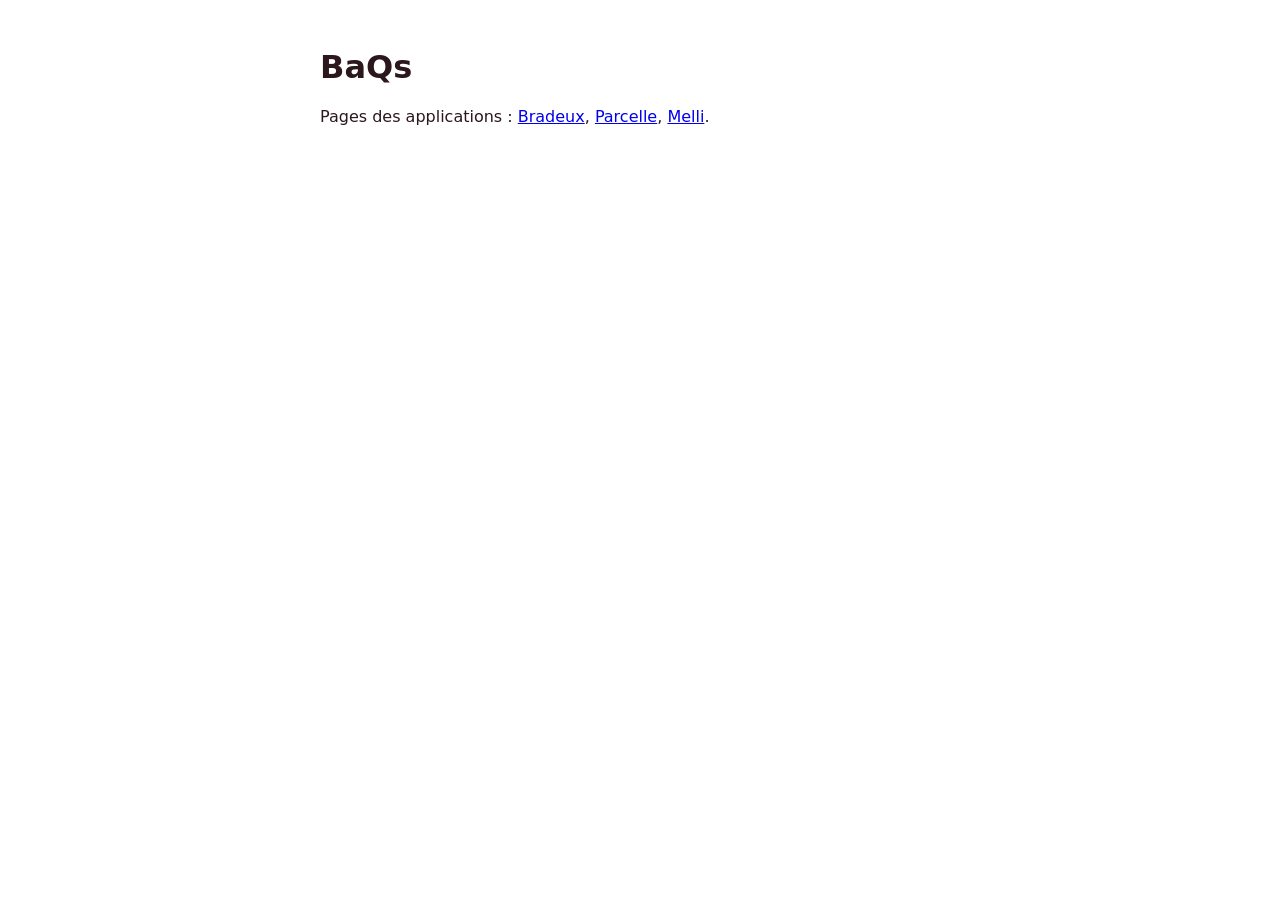
<file: index.html>
<!doctype html><html lang="fr"><head><meta charset="utf-8"><meta name="viewport" content="width=device-width, initial-scale=1"><title>BaQs</title></head>
<body style="font-family: -apple-system, system-ui, sans-serif; max-width: 640px; margin: 48px auto; padding: 0 16px; color: #2B171C"><h1>BaQs</h1><p>Pages des applications : <a href="/bradeux-site/">Bradeux</a>, <a href="/parcelle-confidentialite/">Parcelle</a>, <a href="/melli/">Melli</a>.</p></body></html>
</file>
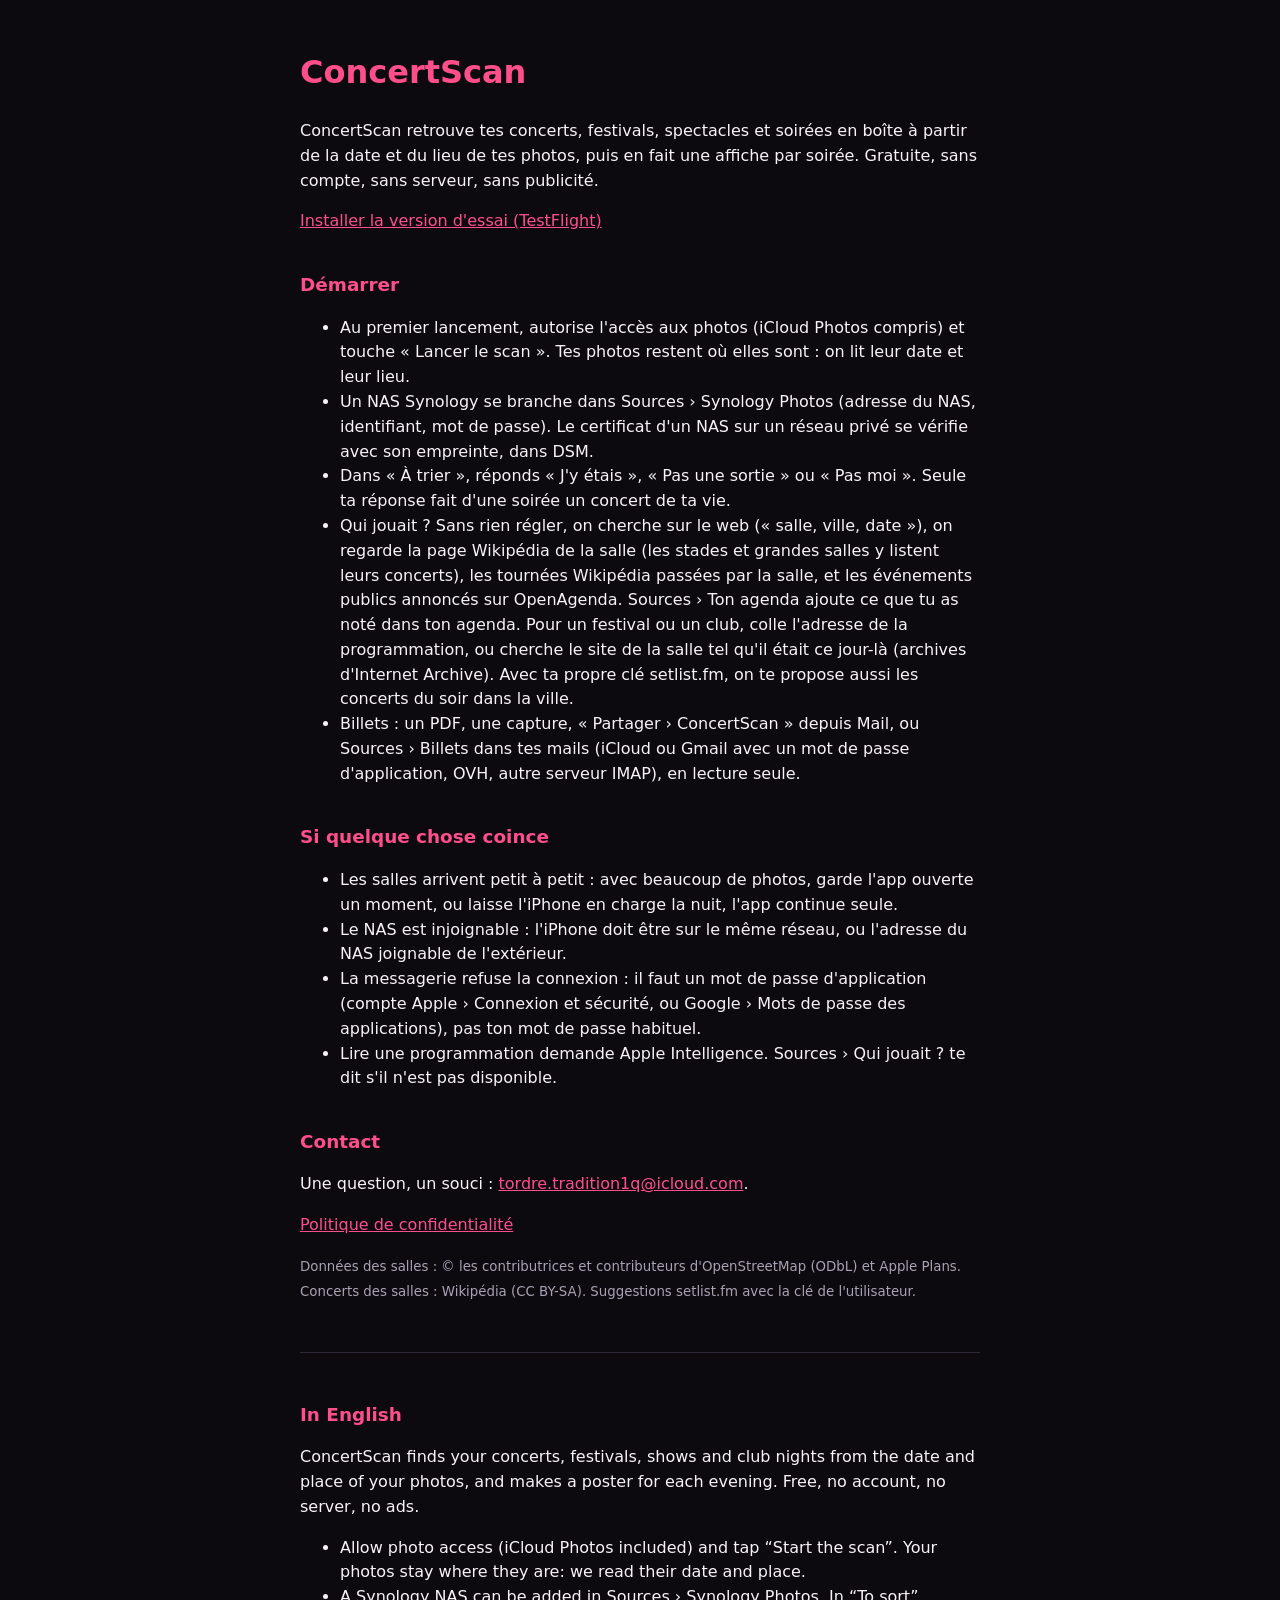
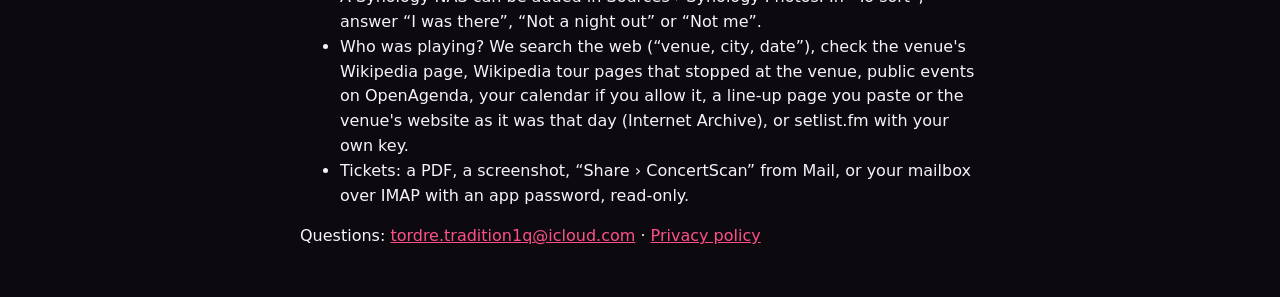
<file: concertscan/index.html>
<!doctype html><html lang="fr"><head><meta charset="utf-8"><meta name="viewport" content="width=device-width, initial-scale=1"><title>ConcertScan · Assistance</title>
<style>body{font-family:-apple-system,system-ui,sans-serif;max-width:680px;margin:48px auto;padding:0 16px;color:#F7F3F8;background:#0C0A0F;line-height:1.55}h1,h2{color:#FF4F8B}h2{font-size:1.15em;margin-top:2em}small,.doux{color:#A9A2B4}a{color:#FF4F8B}hr{border:0;border-top:1px solid #2E2836;margin:3em 0}</style></head>
<body>
<h1>ConcertScan</h1>
<p>ConcertScan retrouve tes concerts, festivals, spectacles et soirées en boîte à partir de la date et du lieu de tes photos, puis en fait une affiche par soirée. Gratuite, sans compte, sans serveur, sans publicité.</p>
<p><a href="https://testflight.apple.com/join/mh6DG9R8">Installer la version d'essai (TestFlight)</a></p>

<h2>Démarrer</h2>
<ul>
<li>Au premier lancement, autorise l'accès aux photos (iCloud Photos compris) et touche « Lancer le scan ». Tes photos restent où elles sont : on lit leur date et leur lieu.</li>
<li>Un NAS Synology se branche dans Sources › Synology Photos (adresse du NAS, identifiant, mot de passe). Le certificat d'un NAS sur un réseau privé se vérifie avec son empreinte, dans DSM.</li>
<li>Dans « À trier », réponds « J'y étais », « Pas une sortie » ou « Pas moi ». Seule ta réponse fait d'une soirée un concert de ta vie.</li>
<li>Qui jouait ? Sans rien régler, on cherche sur le web (« salle, ville, date »), on regarde la page Wikipédia de la salle (les stades et grandes salles y listent leurs concerts), les tournées Wikipédia passées par la salle, et les événements publics annoncés sur OpenAgenda. Sources › Ton agenda ajoute ce que tu as noté dans ton agenda. Pour un festival ou un club, colle l'adresse de la programmation, ou cherche le site de la salle tel qu'il était ce jour-là (archives d'Internet Archive). Avec ta propre clé setlist.fm, on te propose aussi les concerts du soir dans la ville.</li>
<li>Billets : un PDF, une capture, « Partager › ConcertScan » depuis Mail, ou Sources › Billets dans tes mails (iCloud ou Gmail avec un mot de passe d'application, OVH, autre serveur IMAP), en lecture seule.</li>
</ul>

<h2>Si quelque chose coince</h2>
<ul>
<li>Les salles arrivent petit à petit : avec beaucoup de photos, garde l'app ouverte un moment, ou laisse l'iPhone en charge la nuit, l'app continue seule.</li>
<li>Le NAS est injoignable : l'iPhone doit être sur le même réseau, ou l'adresse du NAS joignable de l'extérieur.</li>
<li>La messagerie refuse la connexion : il faut un mot de passe d'application (compte Apple › Connexion et sécurité, ou Google › Mots de passe des applications), pas ton mot de passe habituel.</li>
<li>Lire une programmation demande Apple Intelligence. Sources › Qui jouait ? te dit s'il n'est pas disponible.</li>
</ul>

<h2>Contact</h2>
<p>Une question, un souci : <a href="mailto:tordre.tradition1q@icloud.com">tordre.tradition1q@icloud.com</a>.</p>
<p><a href="confidentialite/">Politique de confidentialité</a></p>
<p class="doux"><small>Données des salles : © les contributrices et contributeurs d'OpenStreetMap (ODbL) et Apple Plans. Concerts des salles : Wikipédia (CC BY-SA). Suggestions setlist.fm avec la clé de l'utilisateur.</small></p>

<hr>
<h2 lang="en">In English</h2>
<div lang="en">
<p>ConcertScan finds your concerts, festivals, shows and club nights from the date and place of your photos, and makes a poster for each evening. Free, no account, no server, no ads.</p>
<ul>
<li>Allow photo access (iCloud Photos included) and tap “Start the scan”. Your photos stay where they are: we read their date and place.</li>
<li>A Synology NAS can be added in Sources › Synology Photos. In “To sort”, answer “I was there”, “Not a night out” or “Not me”.</li>
<li>Who was playing? We search the web (“venue, city, date”), check the venue's Wikipedia page, Wikipedia tour pages that stopped at the venue, public events on OpenAgenda, your calendar if you allow it, a line-up page you paste or the venue's website as it was that day (Internet Archive), or setlist.fm with your own key.</li>
<li>Tickets: a PDF, a screenshot, “Share › ConcertScan” from Mail, or your mailbox over IMAP with an app password, read-only.</li>
</ul>
<p>Questions: <a href="mailto:tordre.tradition1q@icloud.com">tordre.tradition1q@icloud.com</a> · <a href="confidentialite/#en">Privacy policy</a></p>
</div>
</body></html>
</file>
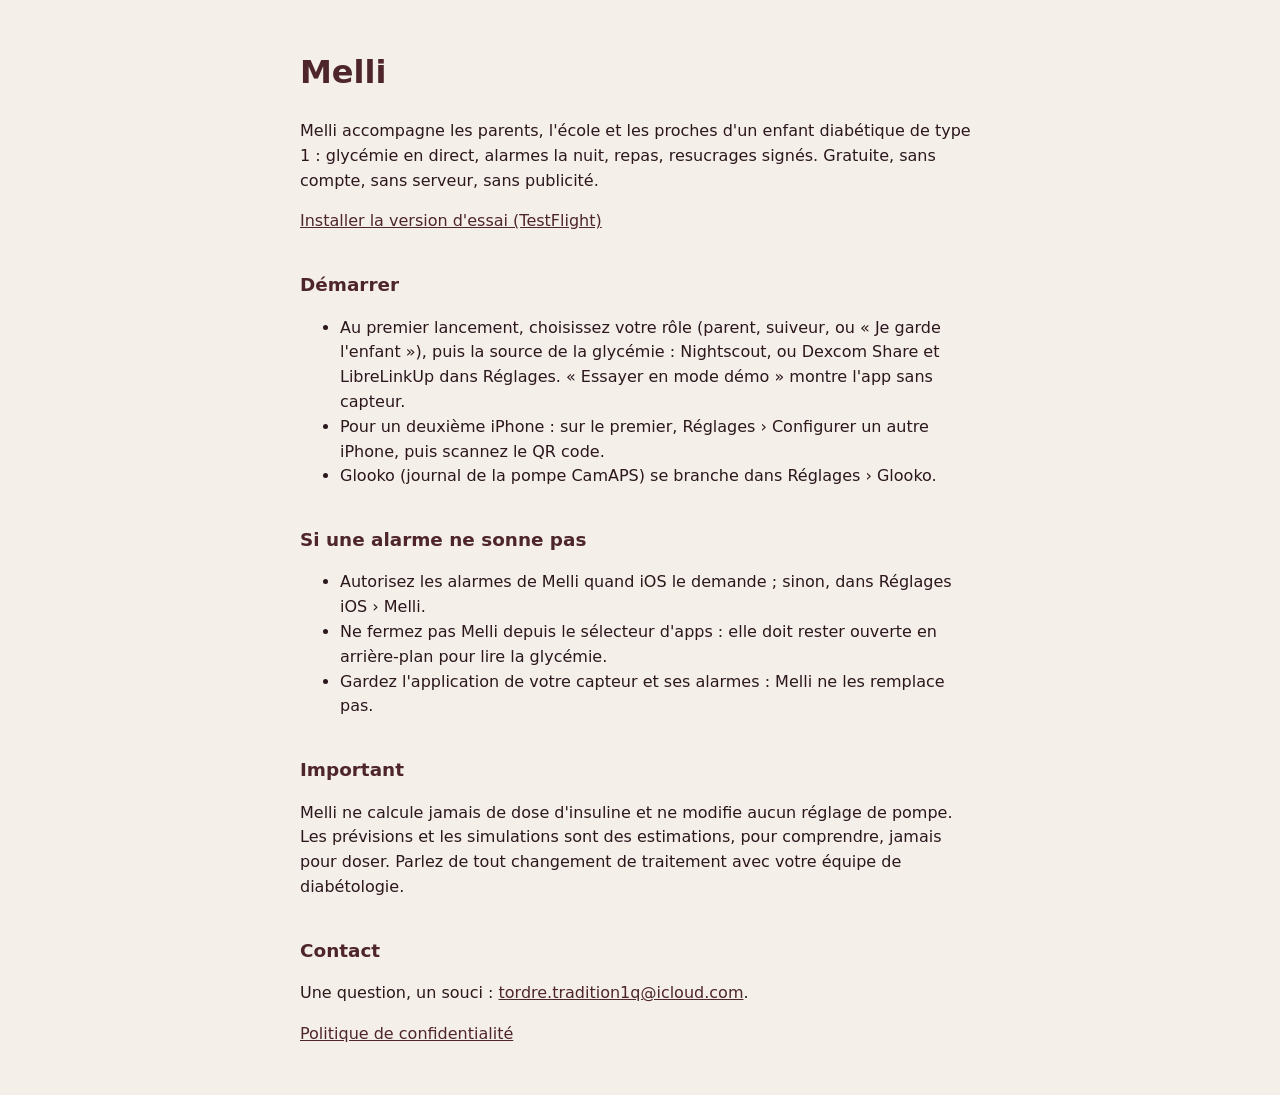
<file: melli/index.html>
<!doctype html><html lang="fr"><head><meta charset="utf-8"><meta name="viewport" content="width=device-width, initial-scale=1"><title>Melli · Assistance</title>
<style>body{font-family:-apple-system,system-ui,sans-serif;max-width:680px;margin:48px auto;padding:0 16px;color:#2B171C;background:#F5EFEA;line-height:1.55}h1,h2{color:#4E252B}h2{font-size:1.15em;margin-top:2em}small{color:#7A6468}a{color:#4E252B}</style></head>
<body>
<h1>Melli</h1>
<p>Melli accompagne les parents, l'école et les proches d'un enfant diabétique de type 1 : glycémie en direct, alarmes la nuit, repas, resucrages signés. Gratuite, sans compte, sans serveur, sans publicité.</p>
<p><a href="https://testflight.apple.com/join/7vzMnSq2">Installer la version d'essai (TestFlight)</a></p>

<h2>Démarrer</h2>
<ul>
<li>Au premier lancement, choisissez votre rôle (parent, suiveur, ou « Je garde l'enfant »), puis la source de la glycémie : Nightscout, ou Dexcom Share et LibreLinkUp dans Réglages. « Essayer en mode démo » montre l'app sans capteur.</li>
<li>Pour un deuxième iPhone : sur le premier, Réglages › Configurer un autre iPhone, puis scannez le QR code.</li>
<li>Glooko (journal de la pompe CamAPS) se branche dans Réglages › Glooko.</li>
</ul>

<h2>Si une alarme ne sonne pas</h2>
<ul>
<li>Autorisez les alarmes de Melli quand iOS le demande ; sinon, dans Réglages iOS › Melli.</li>
<li>Ne fermez pas Melli depuis le sélecteur d'apps : elle doit rester ouverte en arrière-plan pour lire la glycémie.</li>
<li>Gardez l'application de votre capteur et ses alarmes : Melli ne les remplace pas.</li>
</ul>

<h2>Important</h2>
<p>Melli ne calcule jamais de dose d'insuline et ne modifie aucun réglage de pompe. Les prévisions et les simulations sont des estimations, pour comprendre, jamais pour doser. Parlez de tout changement de traitement avec votre équipe de diabétologie.</p>

<h2>Contact</h2>
<p>Une question, un souci : <a href="mailto:tordre.tradition1q@icloud.com">tordre.tradition1q@icloud.com</a>.</p>
<p><a href="confidentialite/">Politique de confidentialité</a></p>
</body></html>
</file>
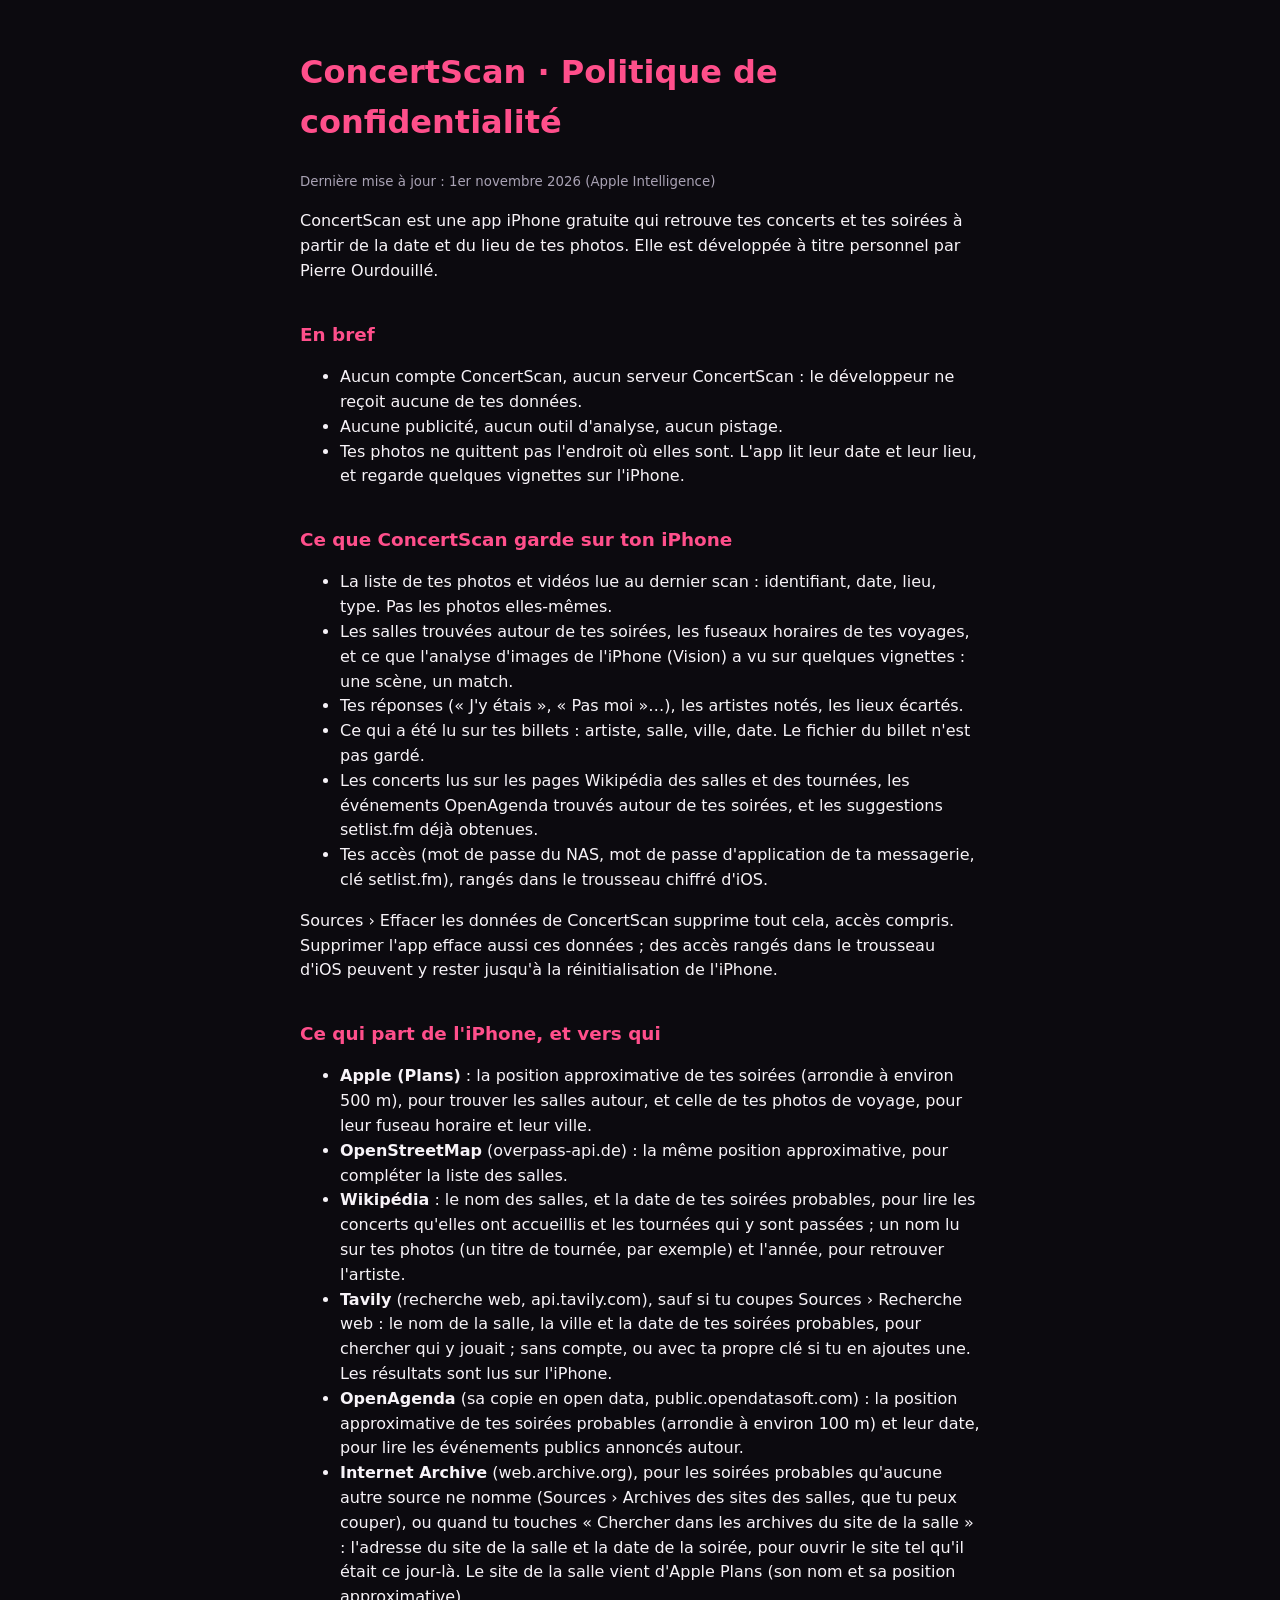
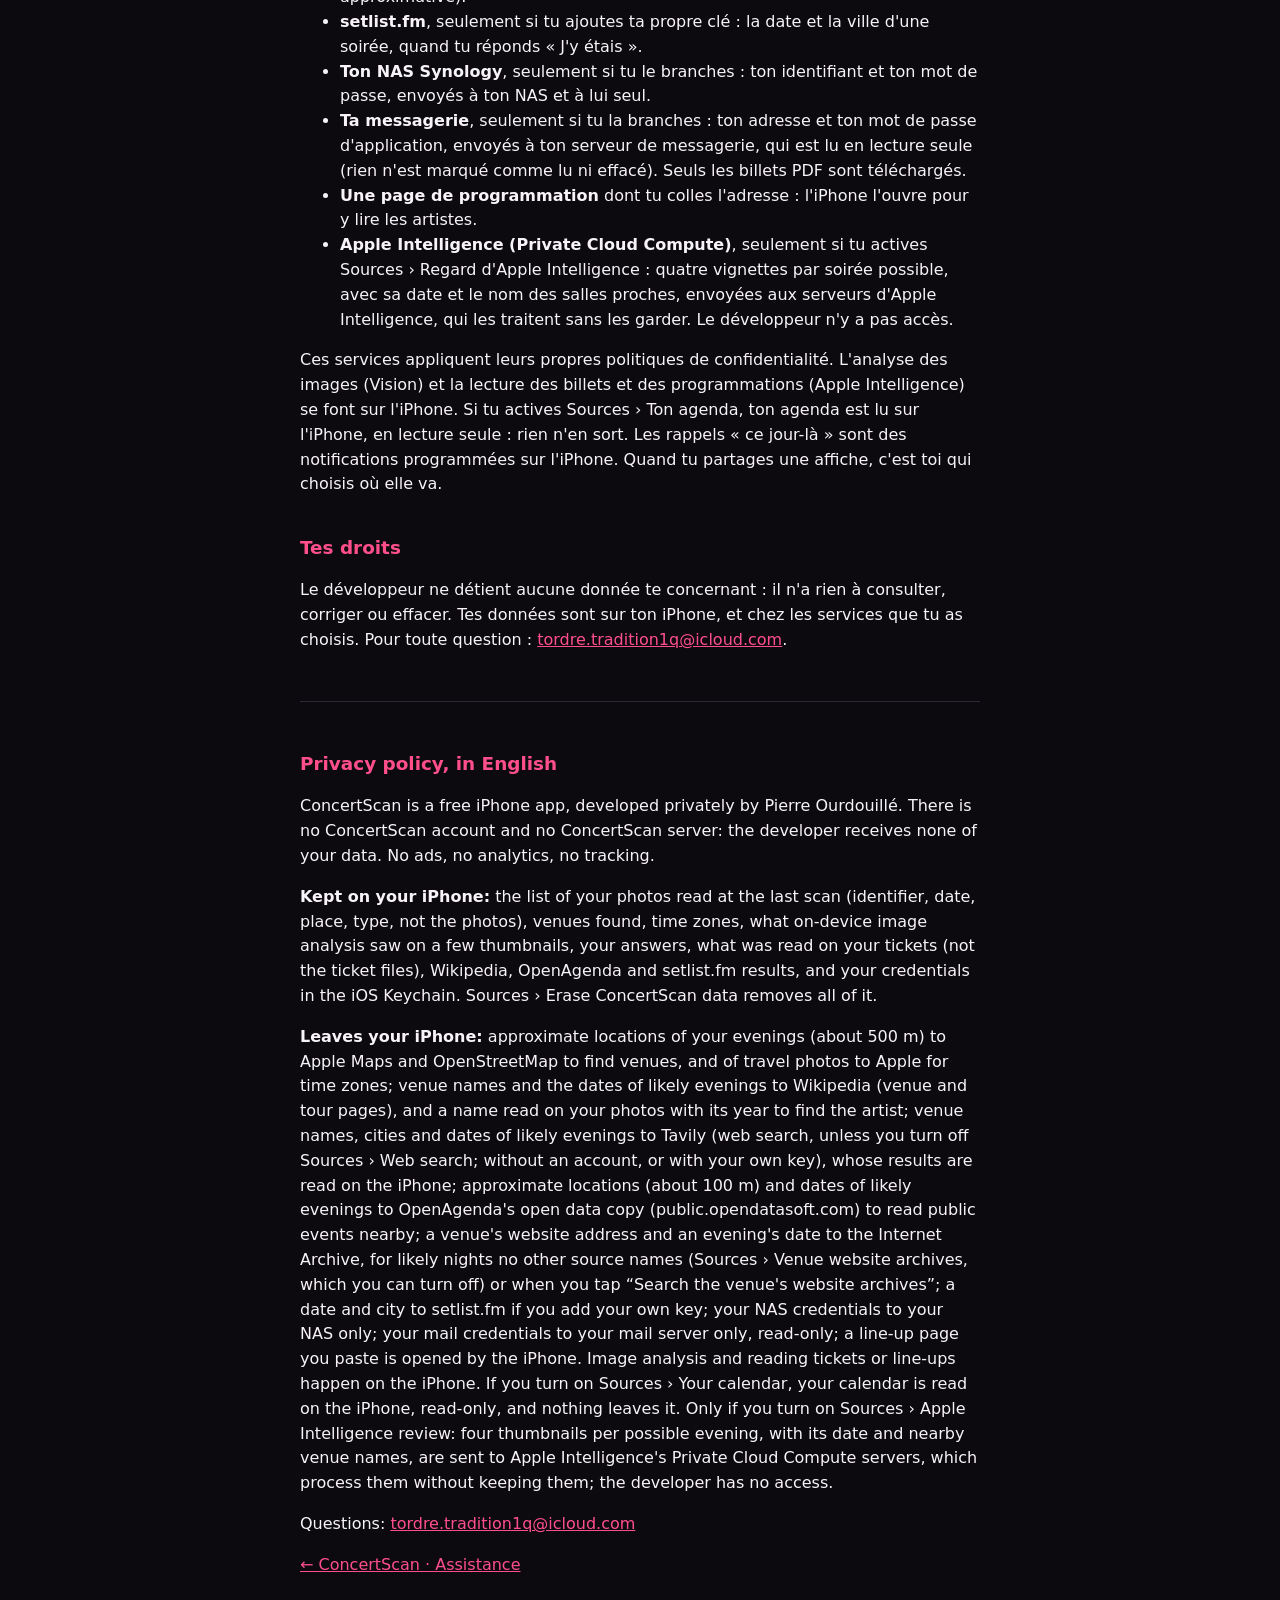
<file: concertscan/confidentialite/index.html>
<!doctype html><html lang="fr"><head><meta charset="utf-8"><meta name="viewport" content="width=device-width, initial-scale=1"><title>ConcertScan · Confidentialité</title>
<style>body{font-family:-apple-system,system-ui,sans-serif;max-width:680px;margin:48px auto;padding:0 16px;color:#F7F3F8;background:#0C0A0F;line-height:1.55}h1,h2{color:#FF4F8B}h2{font-size:1.15em;margin-top:2em}small{color:#A9A2B4}a{color:#FF4F8B}hr{border:0;border-top:1px solid #2E2836;margin:3em 0}</style></head>
<body>
<h1>ConcertScan · Politique de confidentialité</h1>
<p><small>Dernière mise à jour : 1er novembre 2026 (Apple Intelligence)</small></p>

<p>ConcertScan est une app iPhone gratuite qui retrouve tes concerts et tes soirées à partir de la date et du lieu de tes photos. Elle est développée à titre personnel par Pierre Ourdouillé.</p>

<h2>En bref</h2>
<ul>
<li>Aucun compte ConcertScan, aucun serveur ConcertScan : le développeur ne reçoit aucune de tes données.</li>
<li>Aucune publicité, aucun outil d'analyse, aucun pistage.</li>
<li>Tes photos ne quittent pas l'endroit où elles sont. L'app lit leur date et leur lieu, et regarde quelques vignettes sur l'iPhone.</li>
</ul>

<h2>Ce que ConcertScan garde sur ton iPhone</h2>
<ul>
<li>La liste de tes photos et vidéos lue au dernier scan : identifiant, date, lieu, type. Pas les photos elles-mêmes.</li>
<li>Les salles trouvées autour de tes soirées, les fuseaux horaires de tes voyages, et ce que l'analyse d'images de l'iPhone (Vision) a vu sur quelques vignettes : une scène, un match.</li>
<li>Tes réponses (« J'y étais », « Pas moi »…), les artistes notés, les lieux écartés.</li>
<li>Ce qui a été lu sur tes billets : artiste, salle, ville, date. Le fichier du billet n'est pas gardé.</li>
<li>Les concerts lus sur les pages Wikipédia des salles et des tournées, les événements OpenAgenda trouvés autour de tes soirées, et les suggestions setlist.fm déjà obtenues.</li>
<li>Tes accès (mot de passe du NAS, mot de passe d'application de ta messagerie, clé setlist.fm), rangés dans le trousseau chiffré d'iOS.</li>
</ul>
<p>Sources › Effacer les données de ConcertScan supprime tout cela, accès compris. Supprimer l'app efface aussi ces données ; des accès rangés dans le trousseau d'iOS peuvent y rester jusqu'à la réinitialisation de l'iPhone.</p>

<h2>Ce qui part de l'iPhone, et vers qui</h2>
<ul>
<li><b>Apple (Plans)</b> : la position approximative de tes soirées (arrondie à environ 500 m), pour trouver les salles autour, et celle de tes photos de voyage, pour leur fuseau horaire et leur ville.</li>
<li><b>OpenStreetMap</b> (overpass-api.de) : la même position approximative, pour compléter la liste des salles.</li>
<li><b>Wikipédia</b> : le nom des salles, et la date de tes soirées probables, pour lire les concerts qu'elles ont accueillis et les tournées qui y sont passées ; un nom lu sur tes photos (un titre de tournée, par exemple) et l'année, pour retrouver l'artiste.</li>
<li><b>Tavily</b> (recherche web, api.tavily.com), sauf si tu coupes Sources › Recherche web : le nom de la salle, la ville et la date de tes soirées probables, pour chercher qui y jouait ; sans compte, ou avec ta propre clé si tu en ajoutes une. Les résultats sont lus sur l'iPhone.</li>
<li><b>OpenAgenda</b> (sa copie en open data, public.opendatasoft.com) : la position approximative de tes soirées probables (arrondie à environ 100 m) et leur date, pour lire les événements publics annoncés autour.</li>
<li><b>Internet Archive</b> (web.archive.org), pour les soirées probables qu'aucune autre source ne nomme (Sources › Archives des sites des salles, que tu peux couper), ou quand tu touches « Chercher dans les archives du site de la salle » : l'adresse du site de la salle et la date de la soirée, pour ouvrir le site tel qu'il était ce jour-là. Le site de la salle vient d'Apple Plans (son nom et sa position approximative).</li>
<li><b>setlist.fm</b>, seulement si tu ajoutes ta propre clé : la date et la ville d'une soirée, quand tu réponds « J'y étais ».</li>
<li><b>Ton NAS Synology</b>, seulement si tu le branches : ton identifiant et ton mot de passe, envoyés à ton NAS et à lui seul.</li>
<li><b>Ta messagerie</b>, seulement si tu la branches : ton adresse et ton mot de passe d'application, envoyés à ton serveur de messagerie, qui est lu en lecture seule (rien n'est marqué comme lu ni effacé). Seuls les billets PDF sont téléchargés.</li>
<li><b>Une page de programmation</b> dont tu colles l'adresse : l'iPhone l'ouvre pour y lire les artistes.</li>
<li><b>Apple Intelligence (Private Cloud Compute)</b>, seulement si tu actives Sources › Regard d'Apple Intelligence : quatre vignettes par soirée possible, avec sa date et le nom des salles proches, envoyées aux serveurs d'Apple Intelligence, qui les traitent sans les garder. Le développeur n'y a pas accès.</li>
</ul>
<p>Ces services appliquent leurs propres politiques de confidentialité. L'analyse des images (Vision) et la lecture des billets et des programmations (Apple Intelligence) se font sur l'iPhone. Si tu actives Sources › Ton agenda, ton agenda est lu sur l'iPhone, en lecture seule : rien n'en sort. Les rappels « ce jour-là » sont des notifications programmées sur l'iPhone. Quand tu partages une affiche, c'est toi qui choisis où elle va.</p>

<h2>Tes droits</h2>
<p>Le développeur ne détient aucune donnée te concernant : il n'a rien à consulter, corriger ou effacer. Tes données sont sur ton iPhone, et chez les services que tu as choisis. Pour toute question : <a href="mailto:tordre.tradition1q@icloud.com">tordre.tradition1q@icloud.com</a>.</p>

<hr>
<div id="en" lang="en">
<h2>Privacy policy, in English</h2>
<p>ConcertScan is a free iPhone app, developed privately by Pierre Ourdouillé. There is no ConcertScan account and no ConcertScan server: the developer receives none of your data. No ads, no analytics, no tracking.</p>
<p><b>Kept on your iPhone:</b> the list of your photos read at the last scan (identifier, date, place, type, not the photos), venues found, time zones, what on-device image analysis saw on a few thumbnails, your answers, what was read on your tickets (not the ticket files), Wikipedia, OpenAgenda and setlist.fm results, and your credentials in the iOS Keychain. Sources › Erase ConcertScan data removes all of it.</p>
<p><b>Leaves your iPhone:</b> approximate locations of your evenings (about 500 m) to Apple Maps and OpenStreetMap to find venues, and of travel photos to Apple for time zones; venue names and the dates of likely evenings to Wikipedia (venue and tour pages), and a name read on your photos with its year to find the artist; venue names, cities and dates of likely evenings to Tavily (web search, unless you turn off Sources › Web search; without an account, or with your own key), whose results are read on the iPhone; approximate locations (about 100 m) and dates of likely evenings to OpenAgenda's open data copy (public.opendatasoft.com) to read public events nearby; a venue's website address and an evening's date to the Internet Archive, for likely nights no other source names (Sources › Venue website archives, which you can turn off) or when you tap “Search the venue's website archives”; a date and city to setlist.fm if you add your own key; your NAS credentials to your NAS only; your mail credentials to your mail server only, read-only; a line-up page you paste is opened by the iPhone. Image analysis and reading tickets or line-ups happen on the iPhone. If you turn on Sources › Your calendar, your calendar is read on the iPhone, read-only, and nothing leaves it. Only if you turn on Sources › Apple Intelligence review: four thumbnails per possible evening, with its date and nearby venue names, are sent to Apple Intelligence's Private Cloud Compute servers, which process them without keeping them; the developer has no access.</p>
<p>Questions: <a href="mailto:tordre.tradition1q@icloud.com">tordre.tradition1q@icloud.com</a></p>
</div>

<p><a href="../">← ConcertScan · Assistance</a></p>
</body></html>
</file>
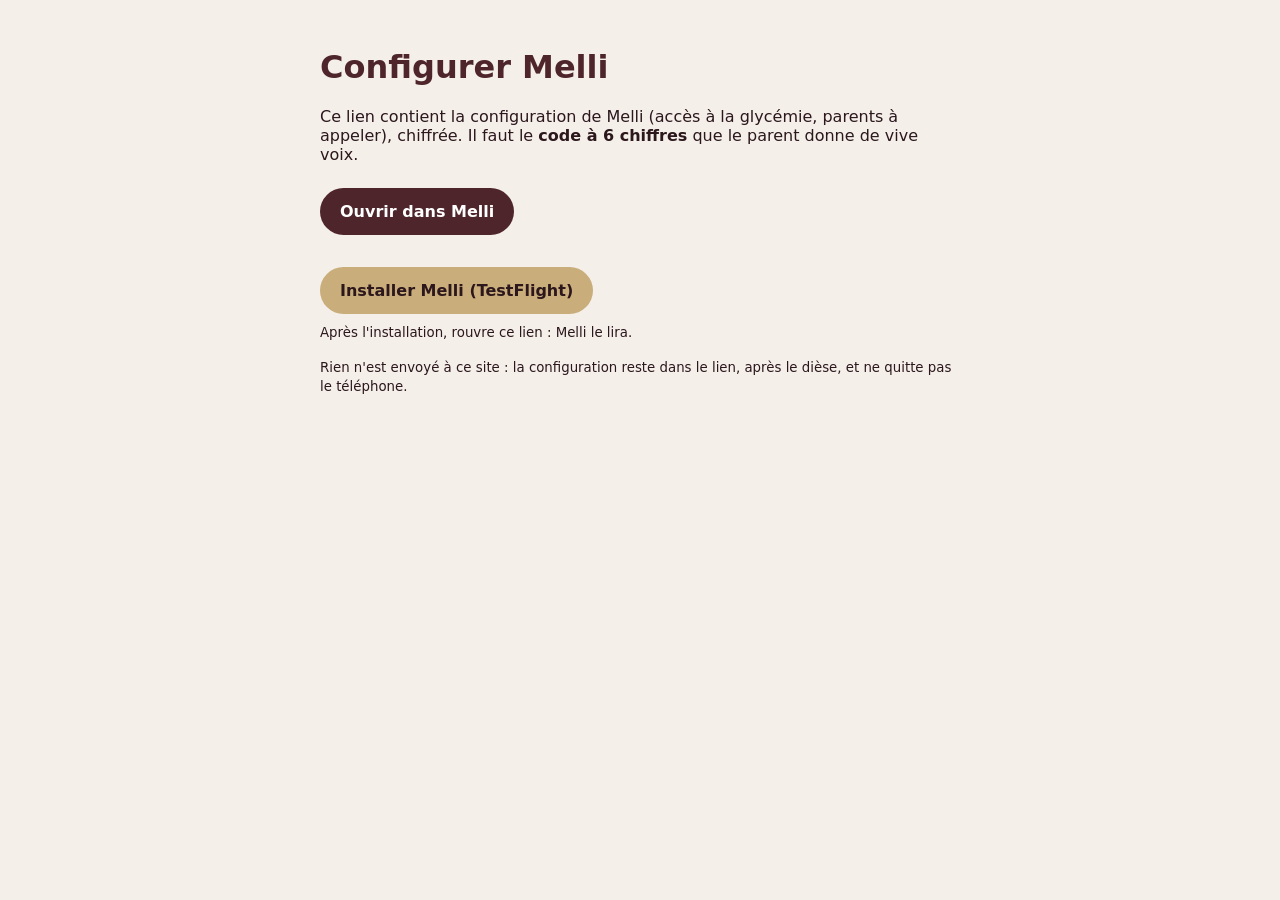
<file: melli/c/index.html>
<!doctype html><html lang="fr"><head><meta charset="utf-8"><meta name="viewport" content="width=device-width, initial-scale=1"><title>Configurer Melli</title>
<style>body{font-family:-apple-system,system-ui,sans-serif;max-width:640px;margin:48px auto;padding:0 16px;color:#2B171C;background:#F5EFEA}a.b{display:inline-block;margin:8px 0;padding:14px 20px;border-radius:27px;background:#4E252B;color:#fff;text-decoration:none;font-weight:600}</style></head>
<body>
<h1 style="color:#4E252B">Configurer Melli</h1>
<p>Ce lien contient la configuration de Melli (accès à la glycémie, parents à appeler), chiffrée. Il faut le <b>code à 6 chiffres</b> que le parent donne de vive voix.</p>
<p id="ok" hidden>Si Melli est installée, elle devrait s'ouvrir toute seule. Sinon :</p>
<p><a class="b" id="open" href="#">Ouvrir dans Melli</a></p>
<p><a class="b" href="https://testflight.apple.com/join/7vzMnSq2" style="background:#C9AD7B;color:#2B171C">Installer Melli (TestFlight)</a><br><small>Après l'installation, rouvre ce lien : Melli le lira.</small></p>
<p><small>Rien n'est envoyé à ce site : la configuration reste dans le lien, après le dièse, et ne quitte pas le téléphone.</small></p>
<script>
var h=location.hash.slice(1);
if(h){document.getElementById('ok').hidden=false;document.getElementById('open').href='melli://config#'+h;}
else{document.getElementById('open').hidden=true;}
</script>
</body></html>
</file>
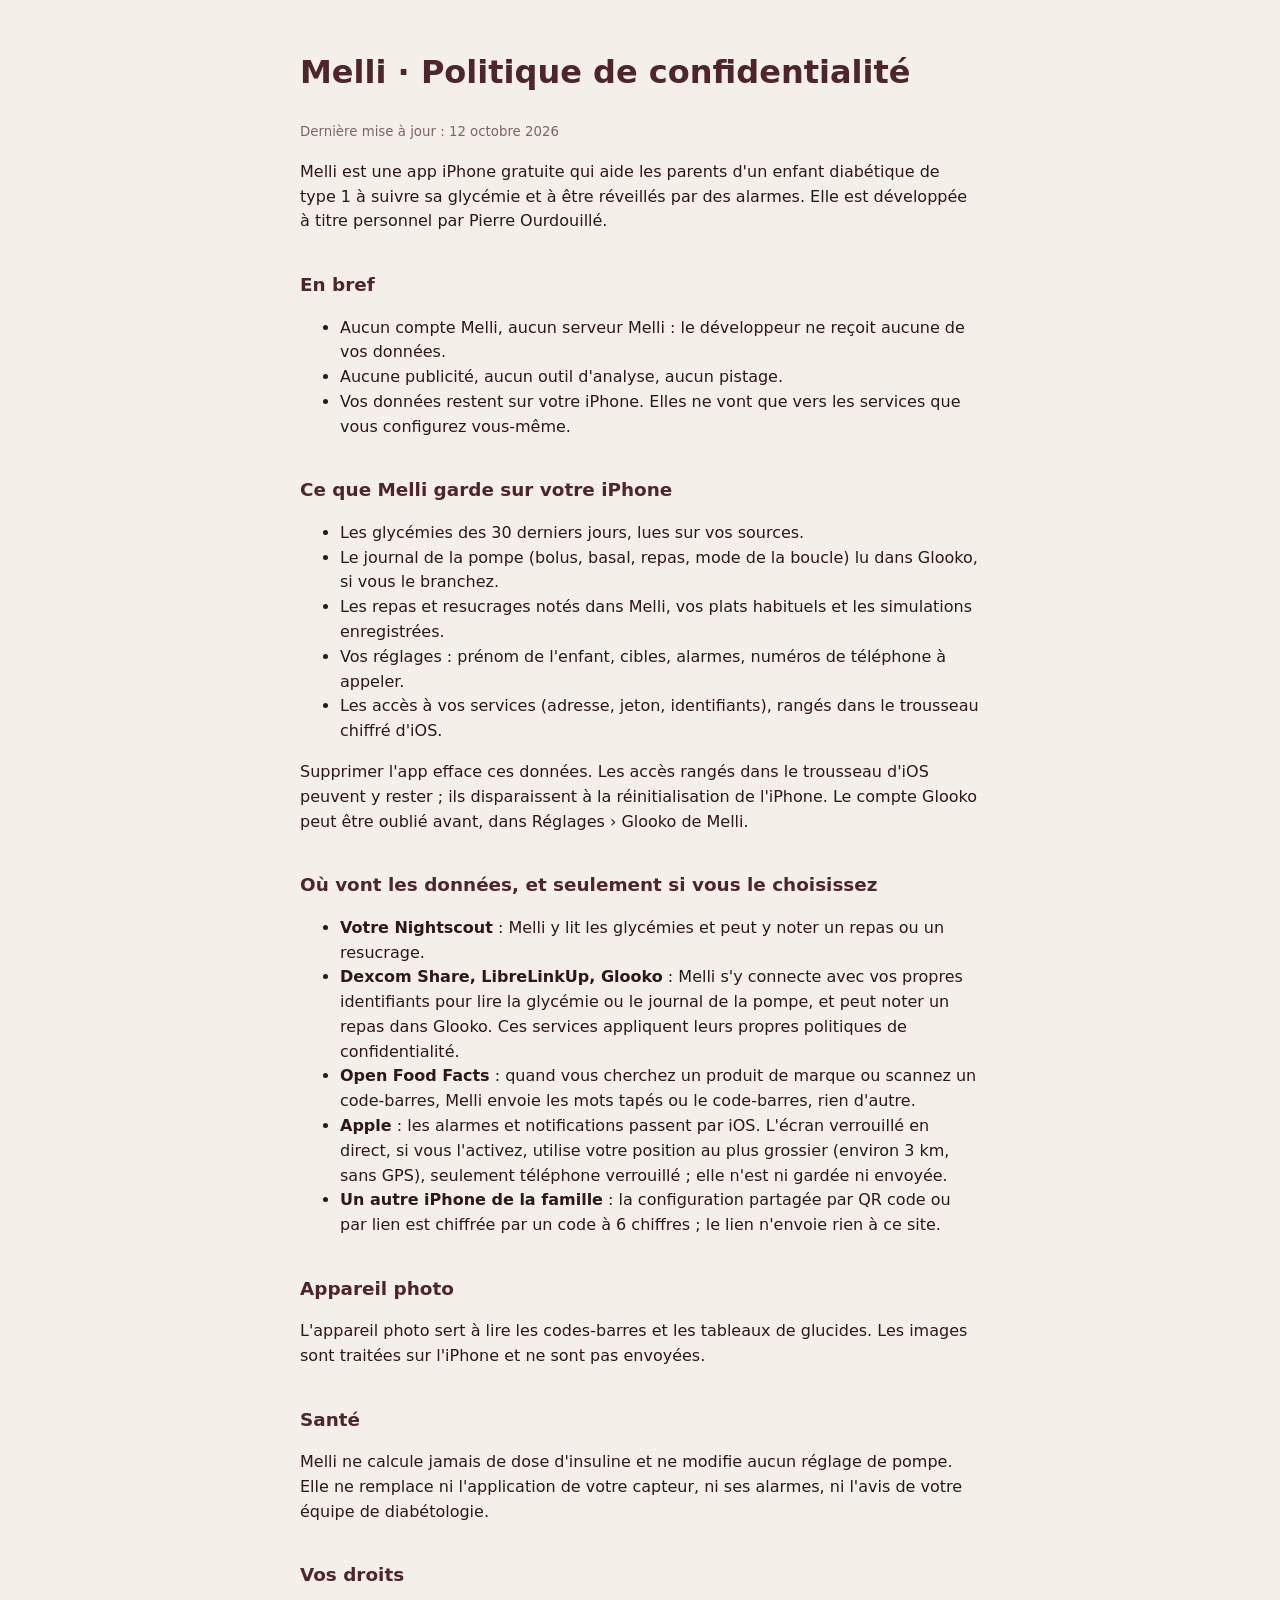
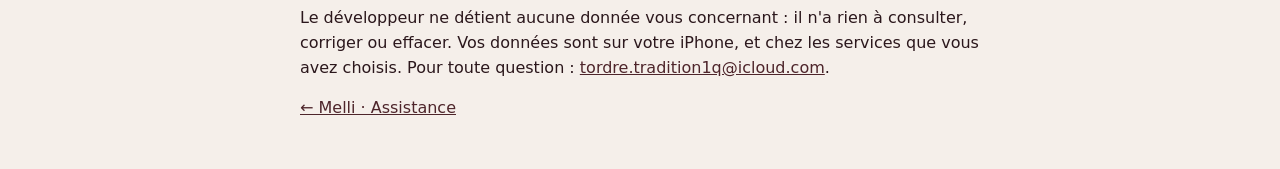
<file: melli/confidentialite/index.html>
<!doctype html><html lang="fr"><head><meta charset="utf-8"><meta name="viewport" content="width=device-width, initial-scale=1"><title>Melli · Confidentialité</title>
<style>body{font-family:-apple-system,system-ui,sans-serif;max-width:680px;margin:48px auto;padding:0 16px;color:#2B171C;background:#F5EFEA;line-height:1.55}h1,h2{color:#4E252B}h2{font-size:1.15em;margin-top:2em}small{color:#7A6468}a{color:#4E252B}</style></head>
<body>
<h1>Melli · Politique de confidentialité</h1>
<p><small>Dernière mise à jour : 12 octobre 2026</small></p>

<p>Melli est une app iPhone gratuite qui aide les parents d'un enfant diabétique de type 1 à suivre sa glycémie et à être réveillés par des alarmes. Elle est développée à titre personnel par Pierre Ourdouillé.</p>

<h2>En bref</h2>
<ul>
<li>Aucun compte Melli, aucun serveur Melli : le développeur ne reçoit aucune de vos données.</li>
<li>Aucune publicité, aucun outil d'analyse, aucun pistage.</li>
<li>Vos données restent sur votre iPhone. Elles ne vont que vers les services que vous configurez vous-même.</li>
</ul>

<h2>Ce que Melli garde sur votre iPhone</h2>
<ul>
<li>Les glycémies des 30 derniers jours, lues sur vos sources.</li>
<li>Le journal de la pompe (bolus, basal, repas, mode de la boucle) lu dans Glooko, si vous le branchez.</li>
<li>Les repas et resucrages notés dans Melli, vos plats habituels et les simulations enregistrées.</li>
<li>Vos réglages : prénom de l'enfant, cibles, alarmes, numéros de téléphone à appeler.</li>
<li>Les accès à vos services (adresse, jeton, identifiants), rangés dans le trousseau chiffré d'iOS.</li>
</ul>
<p>Supprimer l'app efface ces données. Les accès rangés dans le trousseau d'iOS peuvent y rester ; ils disparaissent à la réinitialisation de l'iPhone. Le compte Glooko peut être oublié avant, dans Réglages › Glooko de Melli.</p>

<h2>Où vont les données, et seulement si vous le choisissez</h2>
<ul>
<li><b>Votre Nightscout</b> : Melli y lit les glycémies et peut y noter un repas ou un resucrage.</li>
<li><b>Dexcom Share, LibreLinkUp, Glooko</b> : Melli s'y connecte avec vos propres identifiants pour lire la glycémie ou le journal de la pompe, et peut noter un repas dans Glooko. Ces services appliquent leurs propres politiques de confidentialité.</li>
<li><b>Open Food Facts</b> : quand vous cherchez un produit de marque ou scannez un code-barres, Melli envoie les mots tapés ou le code-barres, rien d'autre.</li>
<li><b>Apple</b> : les alarmes et notifications passent par iOS. L'écran verrouillé en direct, si vous l'activez, utilise votre position au plus grossier (environ 3 km, sans GPS), seulement téléphone verrouillé ; elle n'est ni gardée ni envoyée.</li>
<li><b>Un autre iPhone de la famille</b> : la configuration partagée par QR code ou par lien est chiffrée par un code à 6 chiffres ; le lien n'envoie rien à ce site.</li>
</ul>

<h2>Appareil photo</h2>
<p>L'appareil photo sert à lire les codes-barres et les tableaux de glucides. Les images sont traitées sur l'iPhone et ne sont pas envoyées.</p>

<h2>Santé</h2>
<p>Melli ne calcule jamais de dose d'insuline et ne modifie aucun réglage de pompe. Elle ne remplace ni l'application de votre capteur, ni ses alarmes, ni l'avis de votre équipe de diabétologie.</p>

<h2>Vos droits</h2>
<p>Le développeur ne détient aucune donnée vous concernant : il n'a rien à consulter, corriger ou effacer. Vos données sont sur votre iPhone, et chez les services que vous avez choisis. Pour toute question : <a href="mailto:tordre.tradition1q@icloud.com">tordre.tradition1q@icloud.com</a>.</p>

<p><a href="../">← Melli · Assistance</a></p>
</body></html>
</file>
